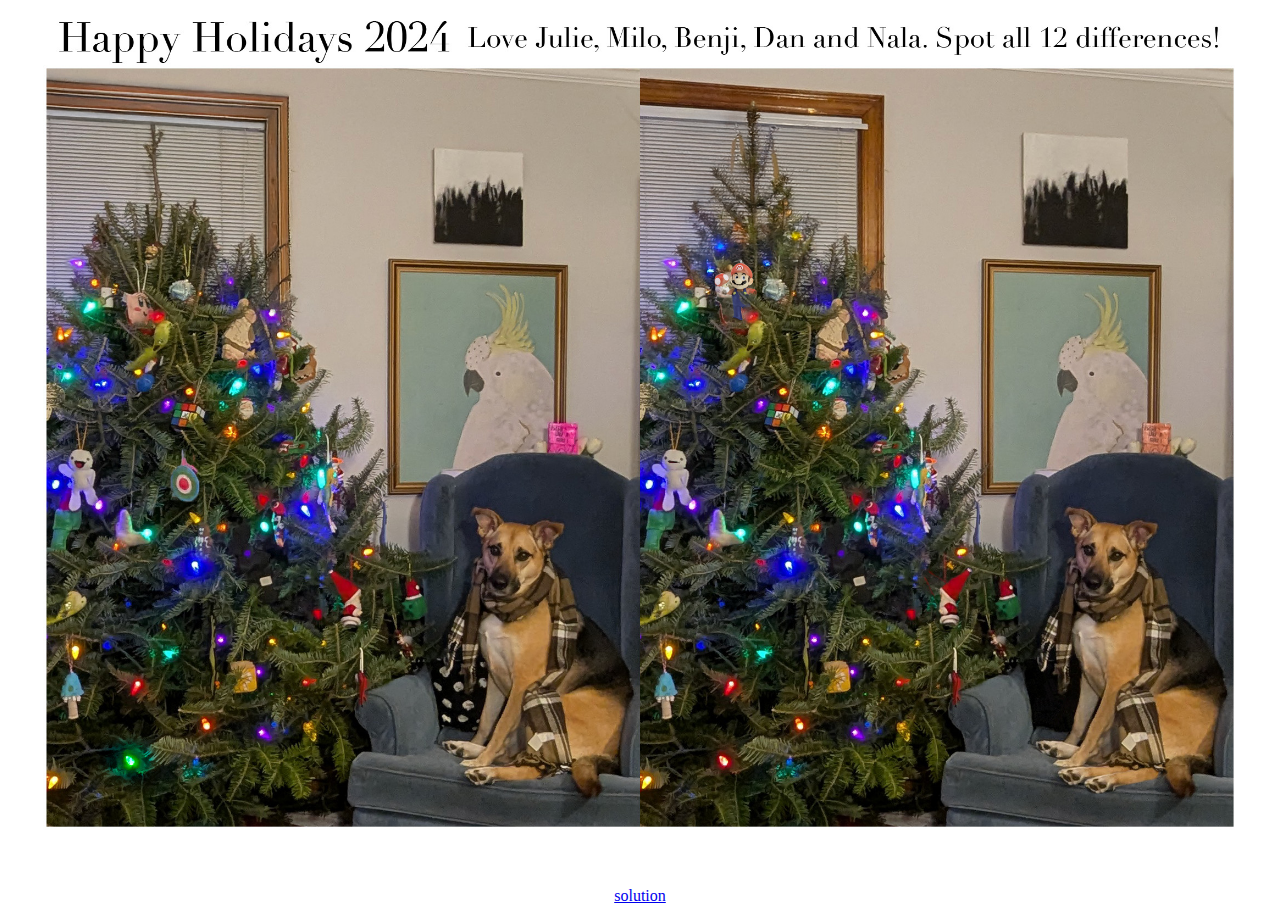
<file: 2024/index.html>
<html>
<head>
    <title></title>
    <style>
        /*html, body, .container {*/
        /*    height: 100%;*/
        /*}*/

        .container {
            display: flex;
            align-items: center;
            justify-content: center;
        }
        .photo-fit {
            max-width: max-content;
            max-height: fit-content;
            width: 100%;
        }
    </style>
</head>
<body>
<div class="container">
    <img class="photo-fit" src="2024%20holiday%20spot%20the%20difference.jpg">

</div>
<div class="container">
    <a href="solution.html">solution</a>
</div>
</body>
</html>
</file>
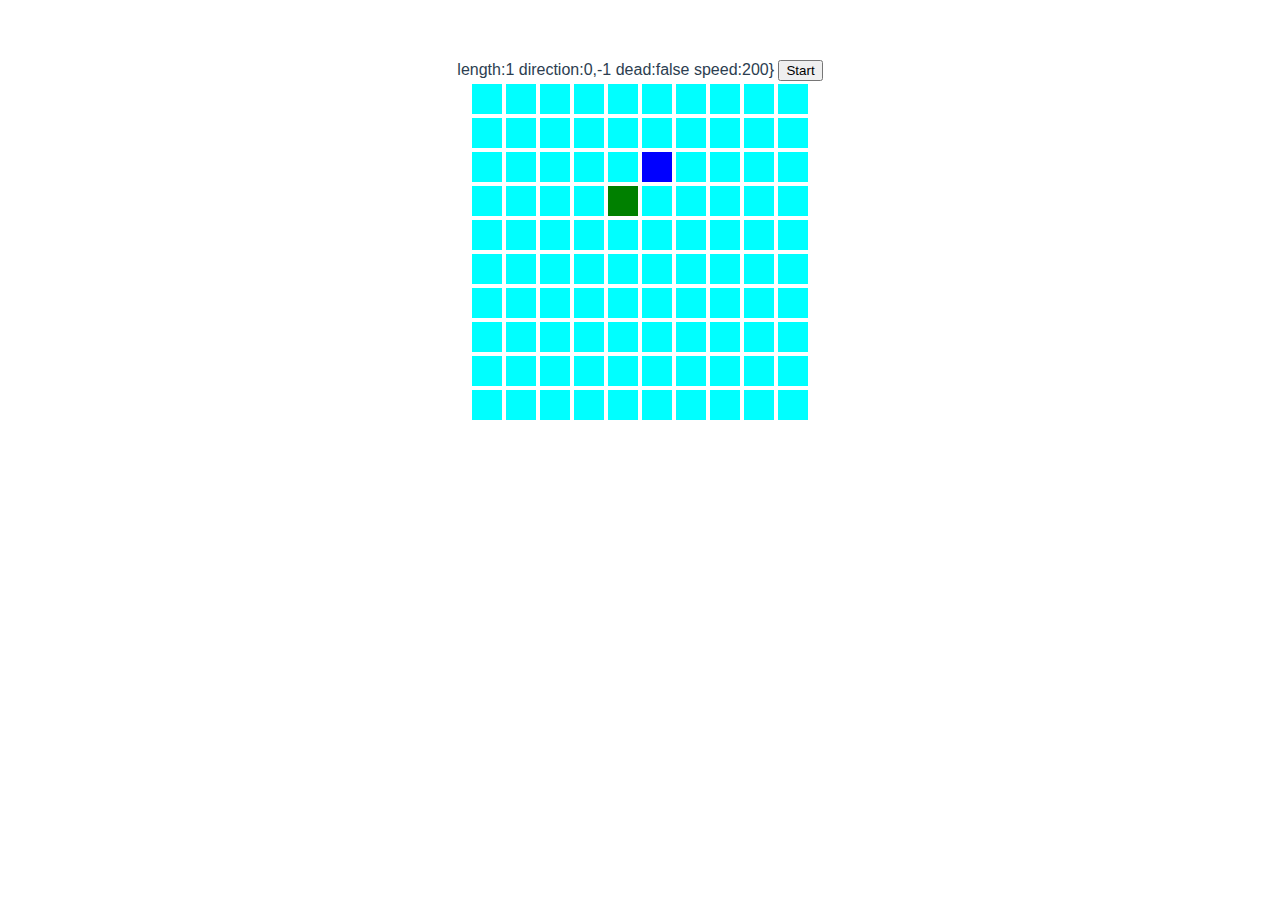
<file: snake/index.html>
<!DOCTYPE html><html lang="en"><head><meta charset="utf-8"><meta http-equiv="X-UA-Compatible" content="IE=edge"><meta name="viewport" content="width=device-width,initial-scale=1"><link rel="icon" href="/snake/favicon.ico"><title>snake</title><link href="/snake/css/app.ab0609a8.css" rel="preload" as="style"><link href="/snake/js/app.d4dda962.js" rel="preload" as="script"><link href="/snake/js/chunk-vendors.9535c522.js" rel="preload" as="script"><link href="/snake/css/app.ab0609a8.css" rel="stylesheet"></head><body><noscript><strong>We're sorry but snake doesn't work properly without JavaScript enabled. Please enable it to continue.</strong></noscript><div id="app"></div><script src="/snake/js/chunk-vendors.9535c522.js"></script><script src="/snake/js/app.d4dda962.js"></script></body></html>
</file>
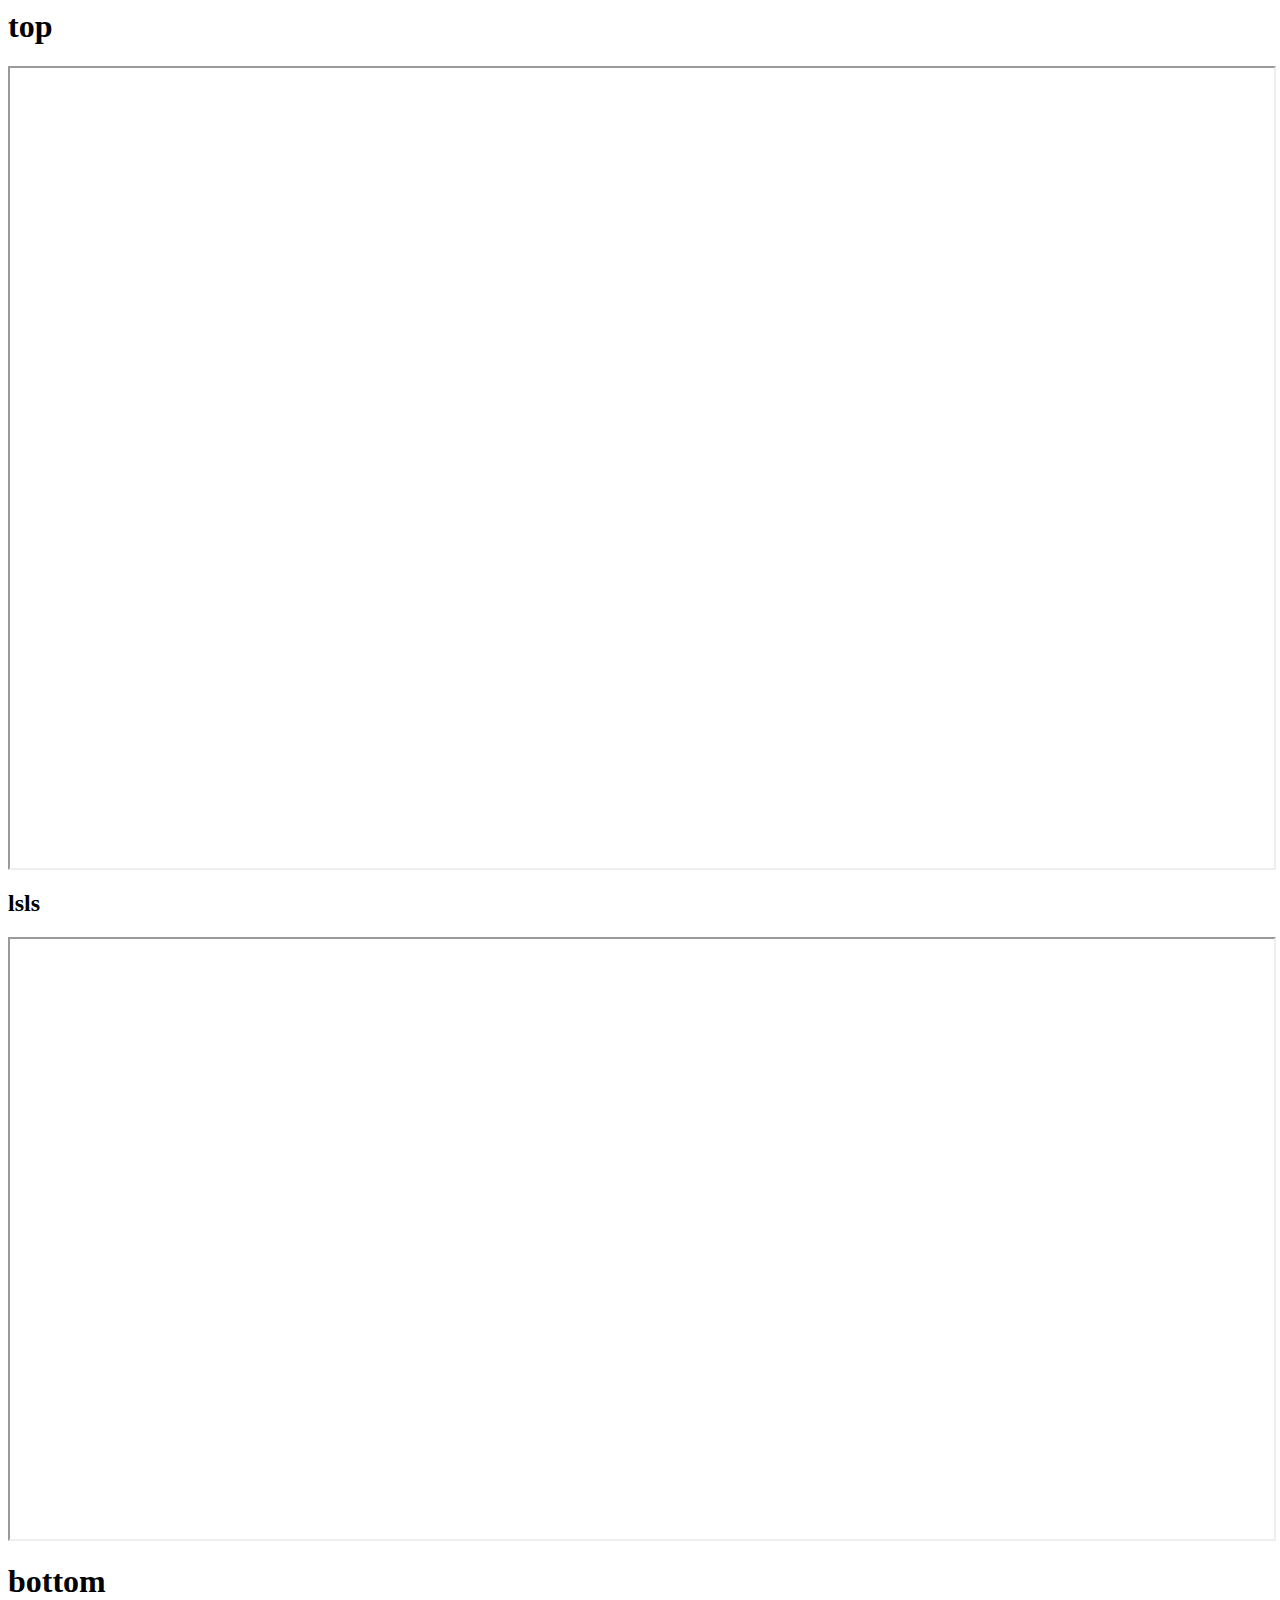
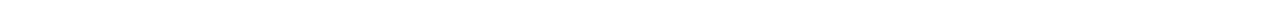
<file: sheet.html>
<html>

  <head></head>
  <body>
    <h1>top</h1>
    <iframe width="100%" height="800" src="https://docs.google.com/spreadsheets/d/e/2PACX-1vQHZPcYSNBBak2rNwDgc3ieXSKGaaGH5cFWRuYrCB4yydbSniFUR1IkNIVgP2UTWZsdEQLvpcZV2g58/pubhtml?gid=1198350588&amp;single=true&amp;widget=false&amp;chrome=false&amp;range=A1:K15&amp;zoom=75&amp;headers=false"></iframe>
    <h2>lsls</h2>
    <iframe width="100%" height="600" src="https://docs.google.com/spreadsheets/d/e/2PACX-1vQHZPcYSNBBak2rNwDgc3ieXSKGaaGH5cFWRuYrCB4yydbSniFUR1IkNIVgP2UTWZsdEQLvpcZV2g58/pubhtml?gid=1198350588&amp;single=true&amp;&range=A1:K15&widget=false&chrome=false&headers=false"></iframe>
  <h1>bottom</h1>
  </body>
</html>
</file>
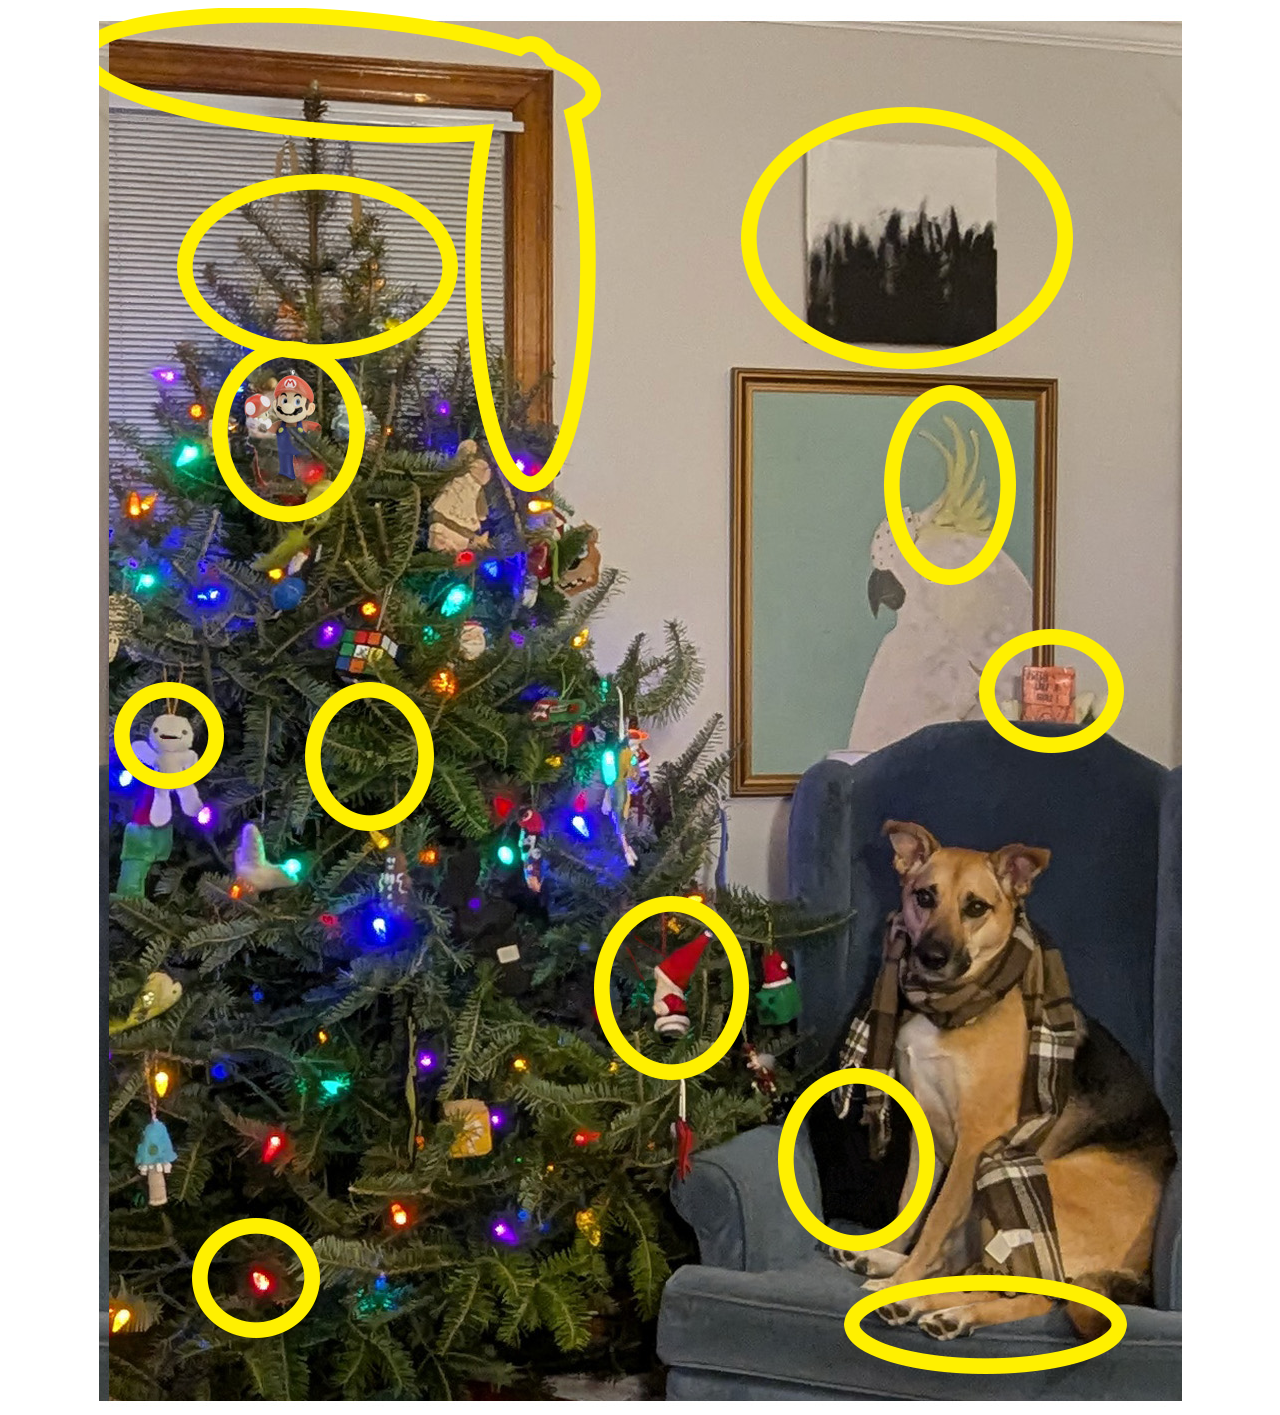
<file: 2024/solution.html>
<html>
<head>
    <title></title>
    <style>

        .container {
            display: flex;
            align-items: center;
            justify-content: center;
        }
        .photo-fit {
            max-width: max-content;
            max-height: fit-content;
            width: 100%;
        }
    </style>
</head>
<body>
<div class="container">
    <img class="photo-fit" src="2024%20holiday%20spot%20the%20difference%20solution.png">
</div>

</body>
</html>
</file>
<file: snake/css/app.ab0609a8.css>
table{margin:auto;padding:0}td>div{height:30px;width:30px;margin:0;padding:0;background-color:#0ff}.container{margin:auto}.cell_0{background-color:#0ff}.cell_1{background-color:#00f}.cell_2{background-color:green}#app{font-family:Avenir,Helvetica,Arial,sans-serif;-webkit-font-smoothing:antialiased;-moz-osx-font-smoothing:grayscale;text-align:center;color:#2c3e50;margin-top:60px}
</file>
